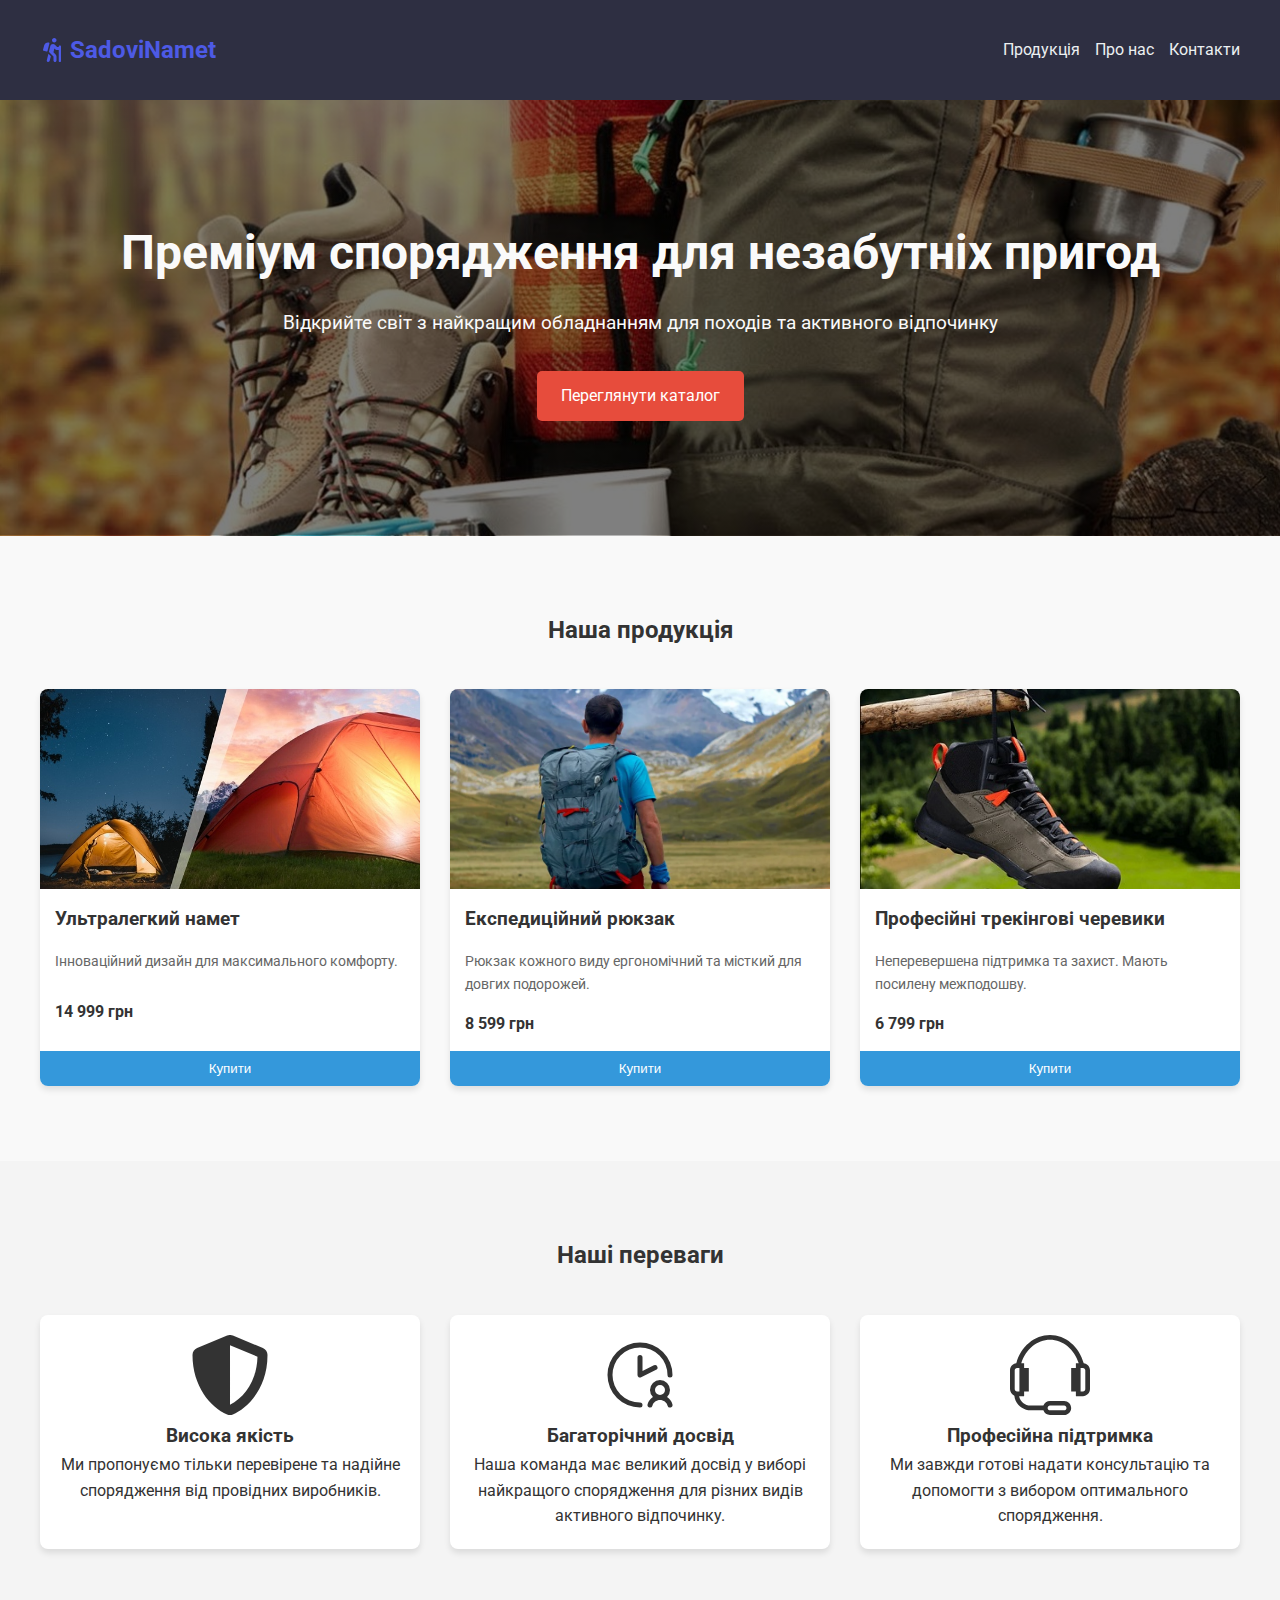
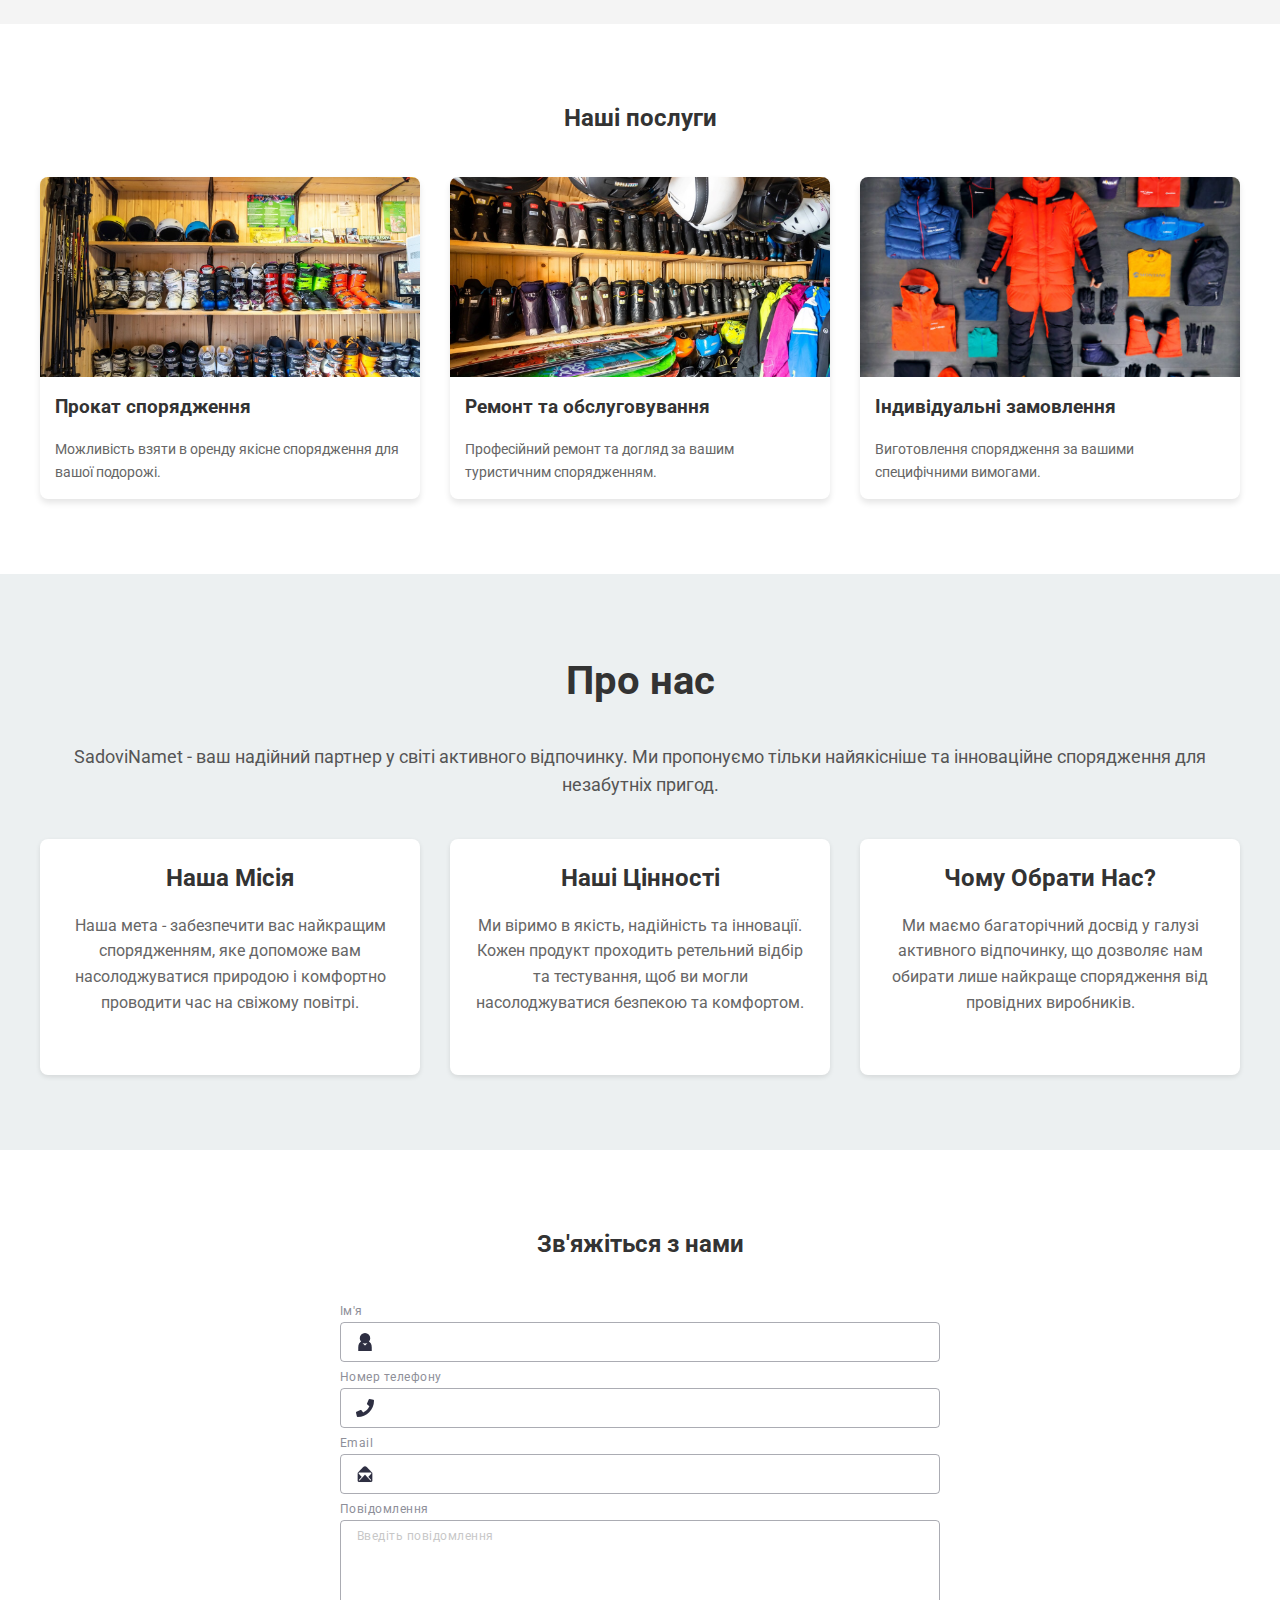
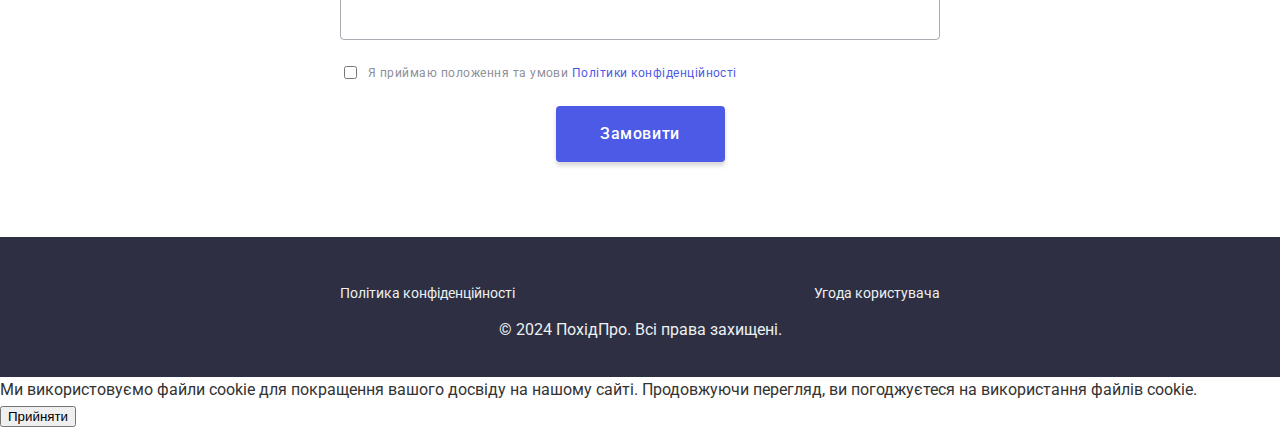
<file: index.html>
<!DOCTYPE html>
<html lang="uk">

<head>
    <meta charset="UTF-8">
    <link rel="icon" type="image/svg+xml" href="./public/icon.svg" />
    <meta name="viewport" content="width=device-width, initial-scale=1.0">
    <meta http-equiv="Cache-control" content="no-transform" />
    <meta http-equiv="Cache-control" content="no-cache" />
    <meta name="google" content="nopagereadaloud" />
    <title>Преміум спорядження для походів та активного відпочинку</title>
    <link rel="preconnect" href="https://fonts.googleapis.com">
    <link rel="preconnect" href="https://fonts.gstatic.com" crossorigin>
    <link
        href="https://fonts.googleapis.com/css2?family=Roboto:ital,wght@0,100;0,300;0,400;0,500;0,700;0,900;1,100;1,300;1,400;1,500;1,700;1,900&display=swap"
        rel="stylesheet">
    <link rel="stylesheet" href="./styles.css" />
</head>

<body>
    <header class="main-header">
        <div class="container">
            <nav class="main-nav">
                <a href="index.html" class="logo">
                    <svg stroke="currentColor" fill="currentColor" stroke-width="0" viewBox="0 0 384 512" height="24px"
                        width="24px" xmlns="http://www.w3.org/2000/svg">
                        <path
                            d="M80.95 472.23c-4.28 17.16 6.14 34.53 23.28 38.81 2.61.66 5.22.95 7.8.95 14.33 0 27.37-9.7 31.02-24.23l25.24-100.97-52.78-52.78-34.56 138.22zm14.89-196.12L137 117c2.19-8.42-3.14-16.95-11.92-19.06-43.88-10.52-88.35 15.07-99.32 57.17L.49 253.24c-2.19 8.42 3.14 16.95 11.92 19.06l63.56 15.25c8.79 2.1 17.68-3.02 19.87-11.44zM368 160h-16c-8.84 0-16 7.16-16 16v16h-34.75l-46.78-46.78C243.38 134.11 228.61 128 212.91 128c-27.02 0-50.47 18.3-57.03 44.52l-26.92 107.72a32.012 32.012 0 0 0 8.42 30.39L224 397.25V480c0 17.67 14.33 32 32 32s32-14.33 32-32v-82.75c0-17.09-6.66-33.16-18.75-45.25l-46.82-46.82c.15-.5.49-.89.62-1.41l19.89-79.57 22.43 22.43c6 6 14.14 9.38 22.62 9.38h48v240c0 8.84 7.16 16 16 16h16c8.84 0 16-7.16 16-16V176c.01-8.84-7.15-16-15.99-16zM240 96c26.51 0 48-21.49 48-48S266.51 0 240 0s-48 21.49-48 48 21.49 48 48 48z">
                        </path>
                    </svg>
                    <p>SadoviNamet</p>
                </a>
                <ul class="nav-links">
                    <li><a href="#products">Продукція</a></li>
                    <li><a href="#about">Про нас</a></li>
                    <li><a href="#contact">Контакти</a></li>
                </ul>
            </nav>
        </div>
    </header>

    <main>
        <section class="hero">
            <div class="container">
                <h1>Преміум спорядження для незабутніх пригод</h1>
                <p>Відкрийте світ з найкращим обладнанням для походів та активного відпочинку</p>
                <a href="#products" class="cta-button">Переглянути каталог</a>
            </div>
        </section>

        <section id="products" class="products">
            <div class="container">
                <h2>Наша продукція</h2>
                <div class="product-grid">
                    <div class="product-card">
                        <img src="./public/premium-nam.jpeg" alt="Преміум намет">
                        <h3>Ультралегкий намет</h3>
                        <p>Інноваційний дизайн для максимального комфорту.</p>
                        <span class="price">14 999 грн</span>
                        <button type="button" class="buy-button">Купити</button>
                    </div>
                    <div class="product-card">
                        <img src="./public/bag.webp" alt="Туристичний рюкзак">
                        <h3>Експедиційний рюкзак</h3>
                        <p>Рюкзак кожного виду ергономічний та місткий для довгих подорожей.</p>
                        <span class="price">8 599 грн</span>
                        <button type="button" class="buy-button">Купити</button>
                    </div>
                    <div class="product-card">
                        <img src="./public/boots.png" alt="Трекінгові черевики">
                        <h3>Професійні трекінгові черевики</h3>
                        <p>Неперевершена підтримка та захист. Мають посилену межподошву.</p>
                        <span class="price">6 799 грн</span>
                        <button type="button" class="buy-button">Купити</button>
                    </div>
                </div>
            </div>
        </section>

        <section id="advantages" class="advantages">
            <div class="container">
                <h2>Наші переваги</h2>
                <div class="advantages-grid">
                    <div class="advantage-item">
                        <svg stroke="currentColor" fill="currentColor" stroke-width="0" viewBox="0 0 512 512"
                            height="80px" width="80px" xmlns="http://www.w3.org/2000/svg">
                            <path
                                d="M466.5 83.7l-192-80a48.15 48.15 0 0 0-36.9 0l-192 80C27.7 91.1 16 108.6 16 128c0 198.5 114.5 335.7 221.5 380.3 11.8 4.9 25.1 4.9 36.9 0C360.1 472.6 496 349.3 496 128c0-19.4-11.7-36.9-29.5-44.3zM256.1 446.3l-.1-381 175.9 73.3c-3.3 151.4-82.1 261.1-175.8 307.7z">
                            </path>
                        </svg>
                        <h3>Висока якість</h3>
                        <p>Ми пропонуємо тільки перевірене та надійне спорядження від провідних виробників.</p>
                    </div>
                    <div class="advantage-item">
                        <svg stroke="currentColor" fill="currentColor" stroke-width="0" viewBox="0 0 256 256"
                            height="80px" width="80px" xmlns="http://www.w3.org/2000/svg">
                            <path
                                d="M136,72v43.05l36.42-18.21a8,8,0,0,1,7.16,14.31l-48,24A8,8,0,0,1,120,128V72a8,8,0,0,1,16,0Zm-8,144a88,88,0,1,1,88-88,8,8,0,0,0,16,0A104,104,0,1,0,128,232a8,8,0,0,0,0-16Zm103.73,5.94a8,8,0,1,1-15.46,4.11C213.44,215.42,203.46,208,192,208s-21.44,7.42-24.27,18.05A8,8,0,0,1,160,232a8.15,8.15,0,0,1-2.06-.27,8,8,0,0,1-5.67-9.79,40,40,0,0,1,17.11-23.32,32,32,0,1,1,45.23,0A40,40,0,0,1,231.73,221.94ZM176,176a16,16,0,1,0,16-16A16,16,0,0,0,176,176Z">
                            </path>
                        </svg>
                        <h3>Багаторічний досвід</h3>
                        <p>Наша команда має великий досвід у виборі найкращого спорядження для різних видів активного
                            відпочинку.</p>
                    </div>
                    <div class="advantage-item">
                        <svg stroke="currentColor" fill="currentColor" stroke-width="0" version="1.1"
                            viewBox="0 0 17 17" height="80px" width="80px" xmlns="http://www.w3.org/2000/svg">
                            <g></g>
                            <path
                                d="M15.668 6.017c-0.957-3.557-3.863-6.017-7.168-6.017-3.295 0-6.212 2.464-7.168 6.017-0.747 0.082-1.332 0.712-1.332 1.483v4c0 0.625 0.382 1.16 0.924 1.385 0.194 1.747 1.663 3.115 3.461 3.115h2.707c0.207 0.581 0.757 1 1.408 1h3c0.827 0 1.5-0.673 1.5-1.5s-0.673-1.5-1.5-1.5h-3c-0.651 0-1.201 0.419-1.408 1h-2.707c-1.208 0-2.217-0.86-2.449-2h1.064v-1h1v-5h-1v-1h-0.606c0.913-2.961 3.352-5 6.106-5 2.762 0 5.193 2.037 6.106 5h-0.606v1h-1v5h1v1h1.506c0.824 0 1.494-0.673 1.494-1.5v-4c0-0.771-0.585-1.401-1.332-1.483zM8.5 15h3c0.275 0 0.5 0.224 0.5 0.5s-0.225 0.5-0.5 0.5h-3c-0.275 0-0.5-0.224-0.5-0.5s0.225-0.5 0.5-0.5zM2 12h-0.506c-0.272 0-0.494-0.224-0.494-0.5v-4c0-0.276 0.222-0.5 0.494-0.5h0.506v5zM16 11.5c0 0.276-0.222 0.5-0.494 0.5h-0.506v-5h0.506c0.272 0 0.494 0.224 0.494 0.5v4z">
                            </path>
                        </svg>
                        <h3>Професійна підтримка</h3>
                        <p>Ми завжди готові надати консультацію та допомогти з вибором оптимального спорядження.</p>
                    </div>
                </div>
            </div>
        </section>

        <section id="services" class="services">
            <div class="container">
                <h2>Наші послуги</h2>
                <div class="services-grid">
                    <div class="service-card">
                        <img src="./public/procat.jpg" alt="Прокат спорядження">
                        <h3>Прокат спорядження</h3>
                        <p>Можливість взяти в оренду якісне спорядження для вашої подорожі.</p>
                    </div>
                    <div class="service-card">
                        <img src="./public/repair.jpg" alt="Ремонт та обслуговування">
                        <h3>Ремонт та обслуговування</h3>
                        <p>Професійний ремонт та догляд за вашим туристичним спорядженням.</p>
                    </div>
                    <div class="service-card">
                        <img src="./public/craft.jpeg" alt="Індивідуальні замовлення">
                        <h3>Індивідуальні замовлення</h3>
                        <p>Виготовлення спорядження за вашими специфічними вимогами.</p>
                    </div>
                </div>
            </div>
        </section>

        <section id="about" class="about">
            <div class="container">
                <h2>Про нас</h2>
                <p>SadoviNamet - ваш надійний партнер у світі активного відпочинку. Ми пропонуємо тільки найякісніше та
                    інноваційне спорядження для незабутніх пригод.</p>
                <div class="about-details">
                    <div class="about-item">
                        <h3>Наша Місія</h3>
                        <p>Наша мета - забезпечити вас найкращим спорядженням, яке допоможе вам насолоджуватися природою
                            і комфортно проводити час на свіжому повітрі.</p>
                    </div>
                    <div class="about-item">
                        <h3>Наші Цінності</h3>
                        <p>Ми віримо в якість, надійність та інновації. Кожен продукт проходить ретельний відбір та
                            тестування, щоб ви могли насолоджуватися безпекою та комфортом.</p>
                    </div>
                    <div class="about-item">
                        <h3>Чому Обрати Нас?</h3>
                        <p>Ми маємо багаторічний досвід у галузі активного відпочинку, що дозволяє нам обирати лише
                            найкраще спорядження від провідних виробників.</p>
                    </div>
                </div>
            </div>
        </section>


        <section id="contact" class="contact">
            <div class="container">
                <h2>Зв'яжіться з нами</h2>
                <form class="contact-form">
                    <div class="modal-form-container">
                        <label class="modal-form-label-name" for="user-name-form">Ім'я</label>
                        <div class="modal-form-label-name-container">
                            <input required type="text" id="user-name-form" name="user-name-form"
                                class="modal-form-label-input">
                            <svg width="18" height="24" class="modal-form-label-icon" xmlns="http://www.w3.org/2000/svg"
                                viewBox="0 0 24 24">
                                <path width="100%" height="100%" stroke-width="2"
                                    d="M16,12 C18.3736719,13.1826446 20,15.6506255 20,19 L20,23 L4,23 L4,19 C4,15.6457258 5.6310898,13.1754259 8,12 M12,13 C15.3137085,13 18,10.3137085 18,7 C18,3.6862915 15.3137085,1 12,1 C8.6862915,1 6,3.6862915 6,7 C6,10.3137085 8.6862915,13 12,13 Z M18,7 C16.5,7 15,7.3599999 13,5 C11,7.3599999 8.5,8 6,7 M7,13 L12.0249378,18.2571942 L17,13 M12,18 L12,23">
                                </path>
                            </svg>
                        </div>
                    </div>
                    <div class="modal-form-container">
                        <label class="modal-form-label-name" for="user-phone-form">Номер телефону</label>
                        <div class="modal-form-label-name-container">
                            <input required type="tel" id="user-phone-form" name="user-phone-form"
                                class="modal-form-label-input">
                            <svg width="18" height="24" class="modal-form-label-icon" xmlns="http://www.w3.org/2000/svg"
                                viewBox="0 0 512 512">
                                <path
                                    d="M493.4 24.6l-104-24c-11.3-2.6-22.9 3.3-27.5 13.9l-48 112c-4.2 9.8-1.4 21.3 6.9 28l60.6 49.6c-36 76.7-98.9 140.5-177.2 177.2l-49.6-60.6c-6.8-8.3-18.2-11.1-28-6.9l-112 48C3.9 366.5-2 378.1.6 389.4l24 104C27.1 504.2 36.7 512 48 512c256.1 0 464-207.5 464-464 0-11.2-7.7-20.9-18.6-23.4z">
                                </path>
                            </svg>
                        </div>
                    </div>
                    <div class="modal-form-container">
                        <label class="modal-form-label-name" for="user-email-form">Email</label>
                        <div class="modal-form-label-name-container">
                            <input required type="email" id="user-email-form" name="user-email-form"
                                class="modal-form-label-input">
                            <svg width="18" height="24" class="modal-form-label-icon" xmlns="http://www.w3.org/2000/svg"
                                viewBox="0 0 512 512">
                                <path stroke-width="2"
                                    d="M453.5 209.8c-4-4-158.3-161.4-158.3-161.4C284.8 37.8 270.9 32 256 32c-14.9 0-28.8 5.8-39.2 16.5 0 0-153.6 156.5-158.3 161.4C53.9 214.7 48 224.7 48 236v212c0 17.6 14.4 32 32 32h352c17.6 0 32-14.4 32-32V235c0-11.7-6.6-21.1-10.5-25.2zm-19.4 42.3L353 336.9c-.8.8-.8 2 0 2.8l75.3 80.2c5.1 5.1 5.1 13.3 0 18.4-2.5 2.5-5.9 3.8-9.2 3.8s-6.7-1.3-9.2-3.8l-151-161.2c-1.6-1.7-4.3-1.7-5.8 0L102.2 438.2c-2.5 2.5-5.9 3.8-9.2 3.8s-6.7-1.3-9.2-3.8c-5.1-5.1-5.1-13.3 0-18.4l75.3-80.2c.7-.8.7-2 0-2.8L77.7 252c-9.7-9.9-2.4-35.8 16.1-35.8h324.4c16.5-.1 25.6 26.1 15.9 35.9z">
                                </path>
                            </svg>
                        </div>
                    </div>
                    <div class="modal-form-container modal-form-container-comment">
                        <label class="modal-form-label-name" for="user-comment-form">Повідомлення
                        </label>
                        <textarea required name="user-comment-form" id="user-comment-form" cols="30" rows="10"
                            placeholder="Введіть повідомлення" class="modal-form-label-area"></textarea>
                    </div>
                    <div class="modal-form-container-checkbox">
                        <input required type="checkbox" id="user-privacy-form" value="true" name="user-privacy"
                            class="visually-hidden">
                        <label for="user-privacy-form" class="modal-form-container-checkbox-label">
                            Я приймаю положення та умови
                            <a href="" class="modal-form-container-checkbox-label-link">Політики конфіденційності</a>
                        </label>
                    </div>
                    <button type="submit" class="modal-form-button">Замовити</button>
                </form>
            </div>
        </section>
    </main>

    <footer class="main-footer">
        <div class="container">
            <ul class="main-footer-list">
                <li class="main-footer-list-item"> <a class="main-footer-list-item-link"
                        href="privacy-policy.html">Політика конфіденційності</a></li>
                <li class="main-footer-list-item"> <a class="main-footer-list-item-link" href="terms-of-use.html">Угода
                        користувача</a></li>
            </ul>
            <p>&copy; 2024 ПохідПро. Всі права захищені.</p>
        </div>
    </footer>

    <div class="modal-container ">
        <div class="modal-container-window">
            <button class="modal-button-close" type="button">
                <svg class="modal-button-close-icon" viewBox="0 0 512 512" xmlns="http://www.w3.org/2000/svg">
                    <path width="100%" height="100%" fill="none" stroke-miterlimit="10" stroke-width="32"
                        d="M448 256c0-106-86-192-192-192S64 150 64 256s86 192 192 192 192-86 192-192z"></path>
                    <path width="100%" height="100%" fill="none" stroke-linecap="round" stroke-linejoin="round"
                        stroke-width="32" d="M320 320 192 192m0 128 128-128"></path>
                </svg>
            </button>
            <p class="modal-text">Для оформлення замовлення, заповніть дані, будь ласка.</p>
            <form class="modal-form">
                <div class="modal-form-container">
                    <label class="modal-form-label-name" for="user-name">Ім'я</label>
                    <div class="modal-form-label-name-container">
                        <input required type="text" id="user-name" name="user-name" class="modal-form-label-input">
                        <svg width="18" height="24" class="modal-form-label-icon" xmlns="http://www.w3.org/2000/svg"
                            viewBox="0 0 24 24">
                            <path width="100%" height="100%" stroke-width="2"
                                d="M16,12 C18.3736719,13.1826446 20,15.6506255 20,19 L20,23 L4,23 L4,19 C4,15.6457258 5.6310898,13.1754259 8,12 M12,13 C15.3137085,13 18,10.3137085 18,7 C18,3.6862915 15.3137085,1 12,1 C8.6862915,1 6,3.6862915 6,7 C6,10.3137085 8.6862915,13 12,13 Z M18,7 C16.5,7 15,7.3599999 13,5 C11,7.3599999 8.5,8 6,7 M7,13 L12.0249378,18.2571942 L17,13 M12,18 L12,23">
                            </path>
                        </svg>
                    </div>
                </div>
                <div class="modal-form-container">
                    <label class="modal-form-label-name" for="user-phone">Номер телефону</label>
                    <div class="modal-form-label-name-container">
                        <input required type="tel" id="user-phone" name="user-phone" class="modal-form-label-input">
                        <svg width="18" height="24" class="modal-form-label-icon" xmlns="http://www.w3.org/2000/svg"
                            viewBox="0 0 512 512">
                            <path
                                d="M493.4 24.6l-104-24c-11.3-2.6-22.9 3.3-27.5 13.9l-48 112c-4.2 9.8-1.4 21.3 6.9 28l60.6 49.6c-36 76.7-98.9 140.5-177.2 177.2l-49.6-60.6c-6.8-8.3-18.2-11.1-28-6.9l-112 48C3.9 366.5-2 378.1.6 389.4l24 104C27.1 504.2 36.7 512 48 512c256.1 0 464-207.5 464-464 0-11.2-7.7-20.9-18.6-23.4z">
                            </path>
                        </svg>
                    </div>
                </div>
                <div class="modal-form-container">
                    <label class="modal-form-label-name" for="user-email">Email</label>
                    <div class="modal-form-label-name-container">
                        <input required type="email" id="user-email" name="user-email" class="modal-form-label-input">
                        <svg width="18" height="24" class="modal-form-label-icon" xmlns="http://www.w3.org/2000/svg"
                            viewBox="0 0 512 512">
                            <path stroke-width="2"
                                d="M453.5 209.8c-4-4-158.3-161.4-158.3-161.4C284.8 37.8 270.9 32 256 32c-14.9 0-28.8 5.8-39.2 16.5 0 0-153.6 156.5-158.3 161.4C53.9 214.7 48 224.7 48 236v212c0 17.6 14.4 32 32 32h352c17.6 0 32-14.4 32-32V235c0-11.7-6.6-21.1-10.5-25.2zm-19.4 42.3L353 336.9c-.8.8-.8 2 0 2.8l75.3 80.2c5.1 5.1 5.1 13.3 0 18.4-2.5 2.5-5.9 3.8-9.2 3.8s-6.7-1.3-9.2-3.8l-151-161.2c-1.6-1.7-4.3-1.7-5.8 0L102.2 438.2c-2.5 2.5-5.9 3.8-9.2 3.8s-6.7-1.3-9.2-3.8c-5.1-5.1-5.1-13.3 0-18.4l75.3-80.2c.7-.8.7-2 0-2.8L77.7 252c-9.7-9.9-2.4-35.8 16.1-35.8h324.4c16.5-.1 25.6 26.1 15.9 35.9z">
                            </path>
                        </svg>
                    </div>
                </div>
                <div class="modal-form-container modal-form-container-comment">
                    <label class="modal-form-label-name" for="user-comment">Повідомлення
                    </label>
                    <textarea required name="user-comment" id="user-comment" cols="30" rows="10"
                        placeholder="Введіть повідомлення" class="modal-form-label-area"></textarea>
                </div>
                <div class="modal-form-container-checkbox">
                    <input required type="checkbox" id="user-privacy-modal" value="true" name="user-privacy"
                        class="visually-hidden">
                    <label for="user-privacy-modal" class="modal-form-container-checkbox-label">
                        Я приймаю положення та умови
                        <a href="" class="modal-form-container-checkbox-label-link">Політики конфіденційності</a>
                    </label>
                </div>
                <button type="submit" class="modal-form-button">Замовити</button>
            </form>
        </div>
    </div>

    <div class="modal-container-green">
        <div class="modal-container-window-green">
            <button class="modal-button-close status-close" type="button">
                <svg class="modal-button-close-icon" viewBox="0 0 512 512" xmlns="http://www.w3.org/2000/svg">
                    <path width="100%" height="100%" fill="none" stroke-miterlimit="10" stroke-width="32"
                        d="M448 256c0-106-86-192-192-192S64 150 64 256s86 192 192 192 192-86 192-192z"></path>
                    <path width="100%" height="100%" fill="none" stroke-linecap="round" stroke-linejoin="round"
                        stroke-width="32" d="M320 320 192 192m0 128 128-128"></path>
                </svg>
            </button>
            <h3 class="modal-container-window-status-text">Дякую за замовлення!</h3>
        </div>
    </div>

    <div id="cookie-notice" class="cookie-notice">
        <p>Ми використовуємо файли cookie для покращення вашого досвіду на нашому сайті. Продовжуючи перегляд, ви
            погоджуєтеся на використання файлів cookie.</p>
        <button id="accept-cookies" class="accept-cookies">Прийняти</button>
    </div>

    <script src="./main.js"></script>

</body>

</html>
</file>
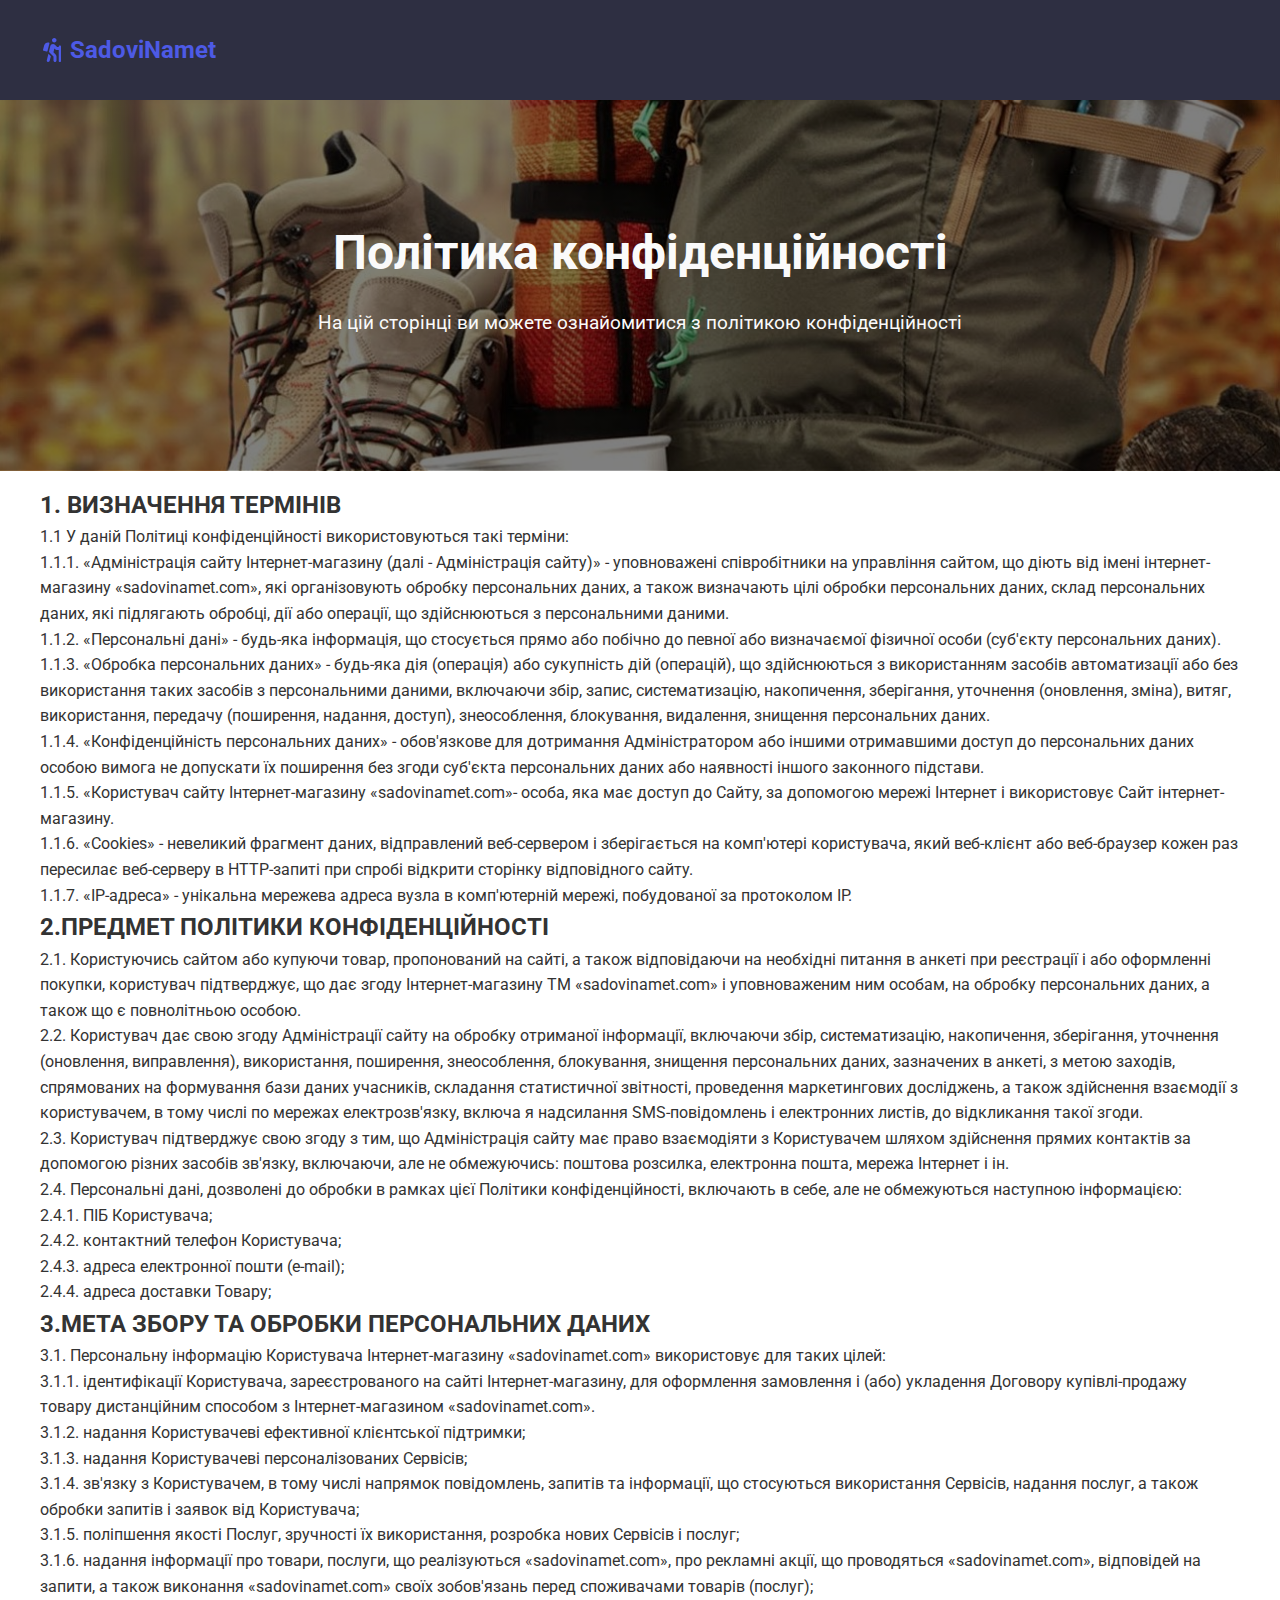
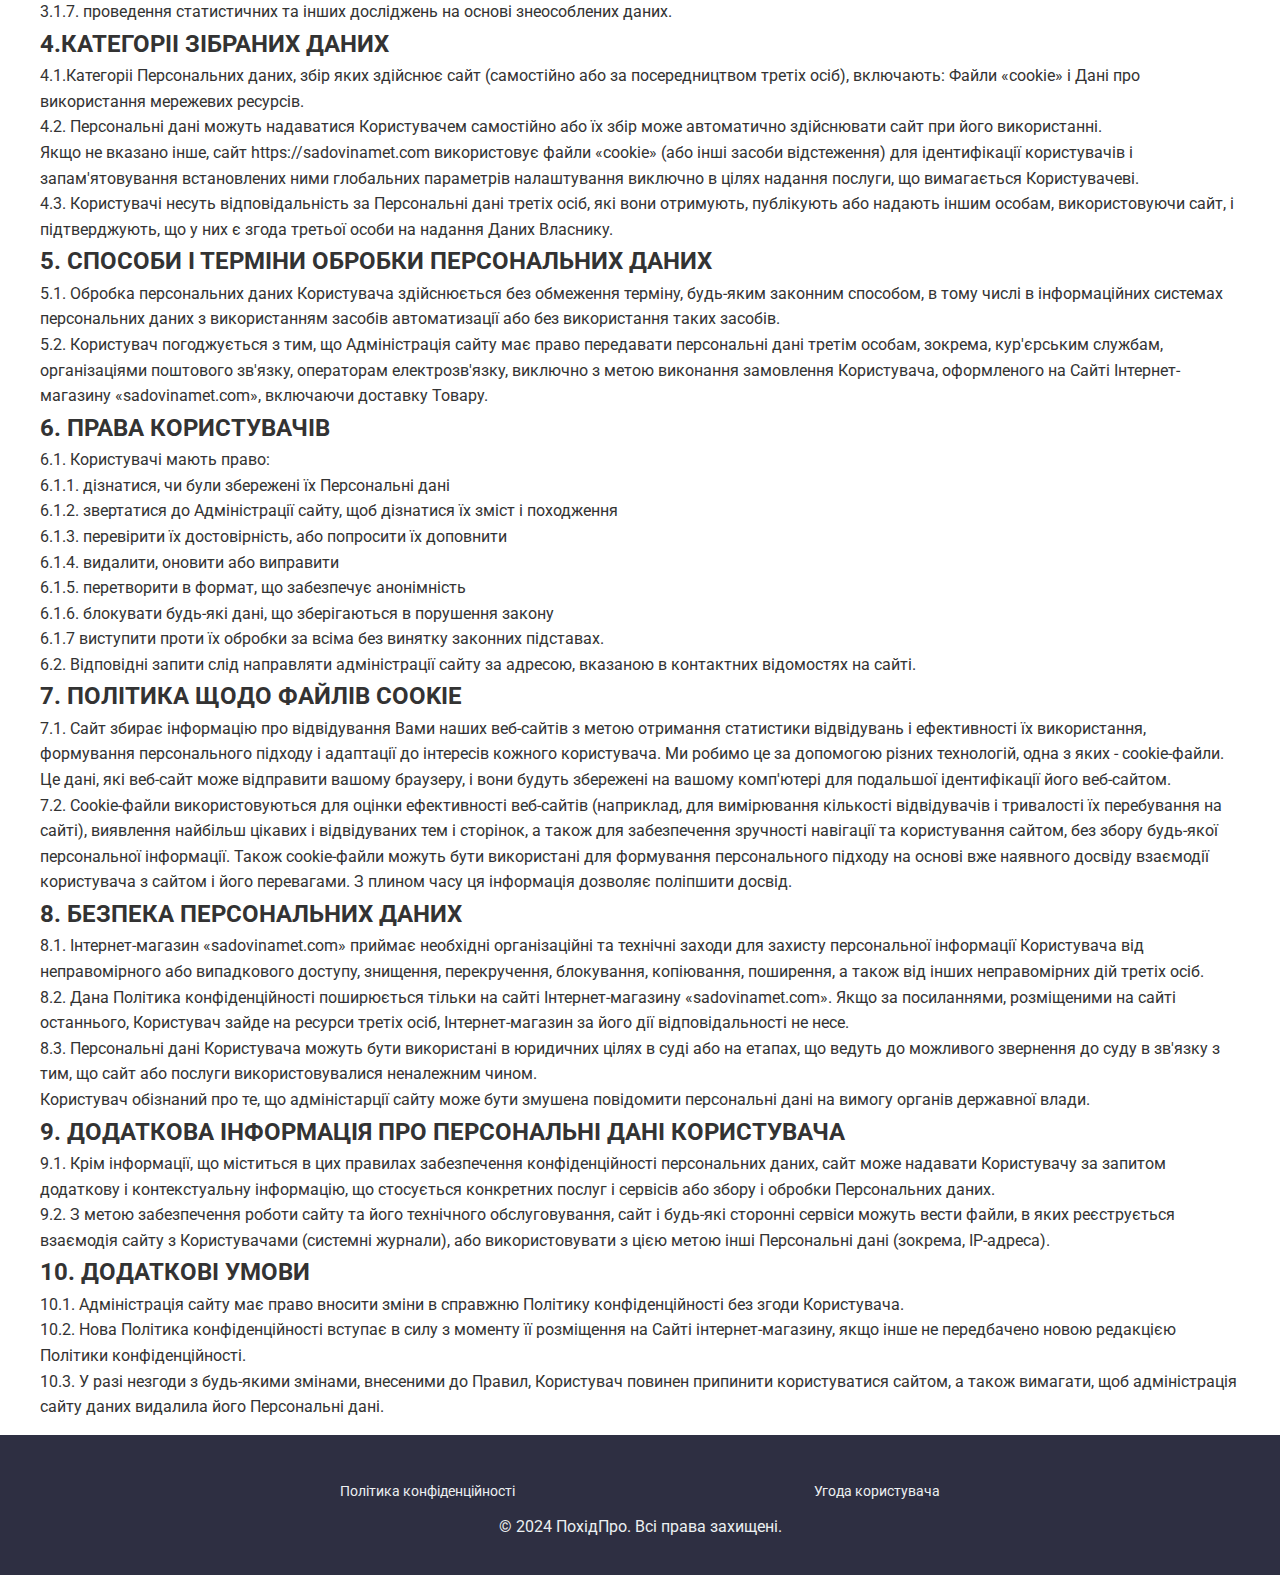
<file: privacy-policy.html>
<!DOCTYPE html>
<html lang="uk">

<head>
	<meta charset="UTF-8">
	<link rel="icon" type="image/svg+xml" href="./public/icon.svg" />
	<meta name="viewport" content="width=device-width, initial-scale=1.0">
	<meta http-equiv="Cache-control" content="no-transform" />
	<meta http-equiv="Cache-control" content="no-cache" />
	<meta name="google" content="nopagereadaloud" />
	<title>Преміум спорядження для походів та активного відпочинку</title>
	<link rel="preconnect" href="https://fonts.googleapis.com">
	<link rel="preconnect" href="https://fonts.gstatic.com" crossorigin>
	<link
		href="https://fonts.googleapis.com/css2?family=Roboto:ital,wght@0,100;0,300;0,400;0,500;0,700;0,900;1,100;1,300;1,400;1,500;1,700;1,900&display=swap"
		rel="stylesheet">
	<link rel="stylesheet" href="./styles.css" />
</head>

<body>
	<header class="main-header">
		<div class="container">
			<nav class="main-nav">
				<a href="index.html" class="logo">
					<svg stroke="currentColor" fill="currentColor" stroke-width="0" viewBox="0 0 384 512" height="24px"
						width="24px" xmlns="http://www.w3.org/2000/svg">
						<path
							d="M80.95 472.23c-4.28 17.16 6.14 34.53 23.28 38.81 2.61.66 5.22.95 7.8.95 14.33 0 27.37-9.7 31.02-24.23l25.24-100.97-52.78-52.78-34.56 138.22zm14.89-196.12L137 117c2.19-8.42-3.14-16.95-11.92-19.06-43.88-10.52-88.35 15.07-99.32 57.17L.49 253.24c-2.19 8.42 3.14 16.95 11.92 19.06l63.56 15.25c8.79 2.1 17.68-3.02 19.87-11.44zM368 160h-16c-8.84 0-16 7.16-16 16v16h-34.75l-46.78-46.78C243.38 134.11 228.61 128 212.91 128c-27.02 0-50.47 18.3-57.03 44.52l-26.92 107.72a32.012 32.012 0 0 0 8.42 30.39L224 397.25V480c0 17.67 14.33 32 32 32s32-14.33 32-32v-82.75c0-17.09-6.66-33.16-18.75-45.25l-46.82-46.82c.15-.5.49-.89.62-1.41l19.89-79.57 22.43 22.43c6 6 14.14 9.38 22.62 9.38h48v240c0 8.84 7.16 16 16 16h16c8.84 0 16-7.16 16-16V176c.01-8.84-7.15-16-15.99-16zM240 96c26.51 0 48-21.49 48-48S266.51 0 240 0s-48 21.49-48 48 21.49 48 48 48z">
						</path>
					</svg>
					<p>SadoviNamet</p>
				</a>
			</nav>
		</div>

	</header>

	<main>

		<section class="hero">
			<div class="container">
				<h1>Політика конфіденційності</h1>
				<p>На цій сторінці ви можете ознайомитися з політикою конфіденційності
				</p>
			</div>
		</section>

		<section>
			<div class="container">
				<h2>1. ВИЗНАЧЕННЯ ТЕРМІНІВ</h2>

				<p>1.1 У даній Політиці конфіденційності використовуються такі терміни:</p>

				<p>1.1.1. «Адміністрація сайту Інтернет-магазину (далі - Адміністрація сайту)» - уповноважені
					співробітники
					на управління сайтом, що діють від імені інтернет-магазину «sadovinamet.com», які
					організовують обробку персональних даних, а також визначають цілі обробки персональних даних, склад
					персональних даних, які підлягають обробці, дії або операції, що здійснюються з персональними
					даними.
				</p>

				<p>1.1.2. «Персональні дані» - будь-яка інформація, що стосується прямо або побічно до певної або
					визначаємої фізичної особи (суб'єкту персональних даних).</p>

				<p>1.1.3. «Обробка персональних даних» - будь-яка дія (операція) або сукупність дій (операцій), що
					здійснюються з використанням засобів автоматизації або без використання таких засобів з
					персональними
					даними, включаючи збір, запис, систематизацію, накопичення, зберігання, уточнення (оновлення,
					зміна),
					витяг, використання, передачу (поширення, надання, доступ), знеособлення, блокування, видалення,
					знищення персональних даних.</p>

				<p>1.1.4. «Конфіденційність персональних даних» - обов'язкове для дотримання Адміністратором або іншими
					отримавшими доступ до персональних даних особою вимога не допускати їх поширення без згоди суб'єкта
					персональних даних або наявності іншого законного підстави.</p>

				<p>1.1.5. «Користувач сайту Інтернет-магазину «sadovinamet.com»- особа, яка має
					доступ до Сайту, за допомогою мережі Інтернет і використовує Сайт інтернет-магазину.</p>

				<p>1.1.6. «Cookies» - невеликий фрагмент даних, відправлений веб-сервером і зберігається на комп'ютері
					користувача, який веб-клієнт або веб-браузер кожен раз пересилає веб-серверу в HTTP-запиті при
					спробі
					відкрити сторінку відповідного сайту.</p>

				<p>1.1.7. «IP-адреса» - унікальна мережева адреса вузла в комп'ютерній мережі, побудованої за протоколом
					IP.
				</p>

				<h2>2.ПРЕДМЕТ ПОЛІТИКИ КОНФІДЕНЦІЙНОСТІ</h2>

				<p>2.1. Користуючись сайтом або купуючи товар, пропонований на сайті, а також відповідаючи на необхідні
					питання в анкеті при реєстрації і або оформленні покупки, користувач підтверджує, що дає згоду
					Інтернет-магазину ТМ «sadovinamet.com» і уповноваженим ним особам, на обробку
					персональних даних, а також що є повнолітньою особою.</p>

				<p>2.2. Користувач дає свою згоду Адміністрації сайту на обробку отриманої інформації, включаючи збір,
					систематизацію, накопичення, зберігання, уточнення (оновлення, виправлення), використання,
					поширення,
					знеособлення, блокування, знищення персональних даних, зазначених в анкеті, з метою заходів,
					спрямованих
					на формування бази даних учасників, складання статистичної звітності, проведення маркетингових
					досліджень, а також здійснення взаємодії з користувачем, в тому числі по мережах електрозв'язку,
					включа
					я надсилання SMS-повідомлень і електронних листів, до відкликання такої згоди.</p>

				<p>2.3. Користувач підтверджує свою згоду з тим, що Адміністрація сайту має право взаємодіяти з
					Користувачем
					шляхом здійснення прямих контактів за допомогою різних засобів зв'язку, включаючи, але не
					обмежуючись:
					поштова розсилка, електронна пошта, мережа Інтернет і ін.</p>

				<p>2.4. Персональні дані, дозволені до обробки в рамках цієї Політики конфіденційності, включають в
					себе,
					але не обмежуються наступною інформацією:</p>

				<p>2.4.1. ПІБ Користувача;</p>

				<p>2.4.2. контактний телефон Користувача;</p>

				<p>2.4.3. адреса електронної пошти (e-mail);</p>

				<p>2.4.4. адреса доставки Товару;</p>

				<h2>3.МЕТА ЗБОРУ ТА ОБРОБКИ ПЕРСОНАЛЬНИХ ДАНИХ</h2>

				<p>3.1. Персональну інформацію Користувача Інтернет-магазину «sadovinamet.com»
					використовує для таких цілей:</p>

				<p>3.1.1. ідентифікації Користувача, зареєстрованого на сайті Інтернет-магазину, для оформлення
					замовлення і
					(або) укладення Договору купівлі-продажу товару дистанційним способом з Інтернет-магазином
					«sadovinamet.com».</p>

				<p>3.1.2. надання Користувачеві ефективної клієнтської підтримки;</p>

				<p>3.1.3. надання Користувачеві персоналізованих Сервісів;</p>

				<p>3.1.4. зв'язку з Користувачем, в тому числі напрямок повідомлень, запитів та інформації, що
					стосуються
					використання Сервісів, надання послуг, а також обробки запитів і заявок від Користувача;</p>

				<p>3.1.5. поліпшення якості Послуг, зручності їх використання, розробка нових Сервісів і послуг;</p>

				<p>3.1.6. надання інформації про товари, послуги, що реалізуються «sadovinamet.com»,
					про рекламні акції, що проводяться «sadovinamet.com», відповідей на запити, а
					також виконання «sadovinamet.com» своїх зобов'язань перед споживачами товарів
					(послуг);</p>

				<p>3.1.7. проведення статистичних та інших досліджень на основі знеособлених даних.</p>

				<h2>4.КАТЕГОРІІ ЗІБРАНИХ ДАНИХ</h2>

				<p>4.1.Категоріі Персональних даних, збір яких здійснює сайт (самостійно або за посередництвом третіх
					осіб),
					включають: Файли «cookie» і Дані про використання мережевих ресурсів.</p>

				<p>4.2. Персональні дані можуть надаватися Користувачем самостійно або їх збір може автоматично
					здійснювати
					сайт при його використанні.</p>

				<p>Якщо не вказано інше, сайт https://sadovinamet.com використовує файли «cookie»
					(або інші засоби відстеження) для ідентифікації користувачів і запам'ятовування встановлених ними
					глобальних параметрів налаштування виключно в цілях надання послуги, що вимагається Користувачеві.
				</p>

				<p>4.3. Користувачі несуть відповідальність за Персональні дані третіх осіб, які вони отримують,
					публікують
					або надають іншим особам, використовуючи сайт, і підтверджують, що у них є згода третьої особи на
					надання Даних Власнику.</p>

				<h2>5. СПОСОБИ І ТЕРМІНИ ОБРОБКИ ПЕРСОНАЛЬНИХ ДАНИХ</h2>

				<p>5.1. Обробка персональних даних Користувача здійснюється без обмеження терміну, будь-яким законним
					способом, в тому числі в інформаційних системах персональних даних з використанням засобів
					автоматизації
					або без використання таких засобів.</p>

				<p>5.2. Користувач погоджується з тим, що Адміністрація сайту має право передавати персональні дані
					третім
					особам, зокрема, кур'єрським службам, організаціями поштового зв'язку, операторам електрозв'язку,
					виключно з метою виконання замовлення Користувача, оформленого на Сайті Інтернет-магазину
					«sadovinamet.com», включаючи доставку Товару.</p>


				<h2>6. ПРАВА КОРИСТУВАЧІВ</h2>

				<p>6.1. Користувачі мають право:</p>

				<p>6.1.1. дізнатися, чи були збережені їх Персональні дані</p>

				<p>6.1.2. звертатися до Адміністрації сайту, щоб дізнатися їх зміст і походження</p>

				<p>6.1.3. перевірити їх достовірність, або попросити їх доповнити</p>

				<p>6.1.4. видалити, оновити або виправити</p>

				<p>6.1.5. перетворити в формат, що забезпечує анонімність</p>

				<p>6.1.6. блокувати будь-які дані, що зберігаються в порушення закону</p>

				<p>6.1.7 виступити проти їх обробки за всіма без винятку законних підставах.</p>

				<p>6.2. Відповідні запити слід направляти адміністрації сайту за адресою, вказаною в контактних
					відомостях
					на сайті.</p>

				<h2>7. ПОЛІТИКА ЩОДО ФАЙЛІВ COOKIE</h2>

				<p>7.1. Сайт збирає інформацію про відвідування Вами наших веб-сайтів з метою отримання статистики
					відвідувань і ефективності їх використання, формування персонального підходу і адаптації до
					інтересів
					кожного користувача. Ми робимо це за допомогою різних технологій, одна з яких - cookie-файли. Це
					дані,
					які веб-сайт може відправити вашому браузеру, і вони будуть збережені на вашому комп'ютері для
					подальшої
					ідентифікації його веб-сайтом.</p>

				<p>7.2. Cookie-файли використовуються для оцінки ефективності веб-сайтів (наприклад, для вимірювання
					кількості відвідувачів і тривалості їх перебування на сайті), виявлення найбільш цікавих і
					відвідуваних
					тем і сторінок, а також для забезпечення зручності навігації та користування сайтом, без збору
					будь-якої
					персональної інформації. Також cookie-файли можуть бути використані для формування персонального
					підходу
					на основі вже наявного досвіду взаємодії користувача з сайтом і його перевагами. З плином часу ця
					інформація дозволяє поліпшити досвід.</p>

				<h2>8. БЕЗПЕКА ПЕРСОНАЛЬНИХ ДАНИХ</h2>

				<p>8.1. Інтернет-магазин «sadovinamet.com» приймає необхідні організаційні та
					технічні заходи для захисту персональної інформації Користувача від неправомірного або випадкового
					доступу, знищення, перекручення, блокування, копіювання, поширення, а також від інших неправомірних
					дій
					третіх осіб.</p>

				<p>8.2. Дана Політика конфіденційності поширюється тільки на сайті Інтернет-магазину
					«sadovinamet.com». Якщо за посиланнями, розміщеними на сайті останнього,
					Користувач зайде на ресурси третіх осіб, Інтернет-магазин за його дії відповідальності не несе.</p>

				<p>8.3. Персональні дані Користувача можуть бути використані в юридичних цілях в суді або на етапах, що
					ведуть до можливого звернення до суду в зв'язку з тим, що сайт або послуги використовувалися
					неналежним
					чином.</p>

				<p>Користувач обізнаний про те, що адміністарції сайту може бути змушена повідомити персональні дані на
					вимогу органів державної влади.</p>


				<h2>9. ДОДАТКОВА ІНФОРМАЦІЯ ПРО ПЕРСОНАЛЬНІ ДАНІ КОРИСТУВАЧА</h2>

				<p>9.1. Крім інформації, що міститься в цих правилах забезпечення конфіденційності персональних даних,
					сайт
					може надавати Користувачу за запитом додаткову і контекстуальну інформацію, що стосується конкретних
					послуг і сервісів або збору і обробки Персональних даних.</p>

				<p>9.2. З метою забезпечення роботи сайту та його технічного обслуговування, сайт і будь-які сторонні
					сервіси можуть вести файли, в яких реєструється взаємодія сайту з Користувачами (системні журнали),
					або
					використовувати з цією метою інші Персональні дані (зокрема, IP-адреса).</p>

				<h2>10. ДОДАТКОВІ УМОВИ</h2>
				<p>10.1. Адміністрація сайту має право вносити зміни в справжню Політику конфіденційності без згоди
					Користувача.</p>
				<p>10.2. Нова Політика конфіденційності вступає в силу з моменту її розміщення на Сайті
					інтернет-магазину,
					якщо інше не передбачено новою редакцією Політики конфіденційності.</p>
				<p>10.3. У разі незгоди з будь-якими змінами, внесеними до Правил, Користувач повинен припинити
					користуватися сайтом, а також вимагати, щоб адміністрація сайту даних видалила його Персональні
					дані.
				</p>

			</div>
		</section>

	</main>

	<footer class="main-footer">
		<div class="container">
			<ul class="main-footer-list">
				<li class="main-footer-list-item"> <a class="main-footer-list-item-link"
						href="privacy-policy.html">Політика конфіденційності</a></li>
				<li class="main-footer-list-item"> <a class="main-footer-list-item-link" href="terms-of-use.html">Угода
						користувача</a></li>
			</ul>
			<p>&copy; 2024 ПохідПро. Всі права захищені.</p>
		</div>
	</footer>

</body>

</html>
</file>
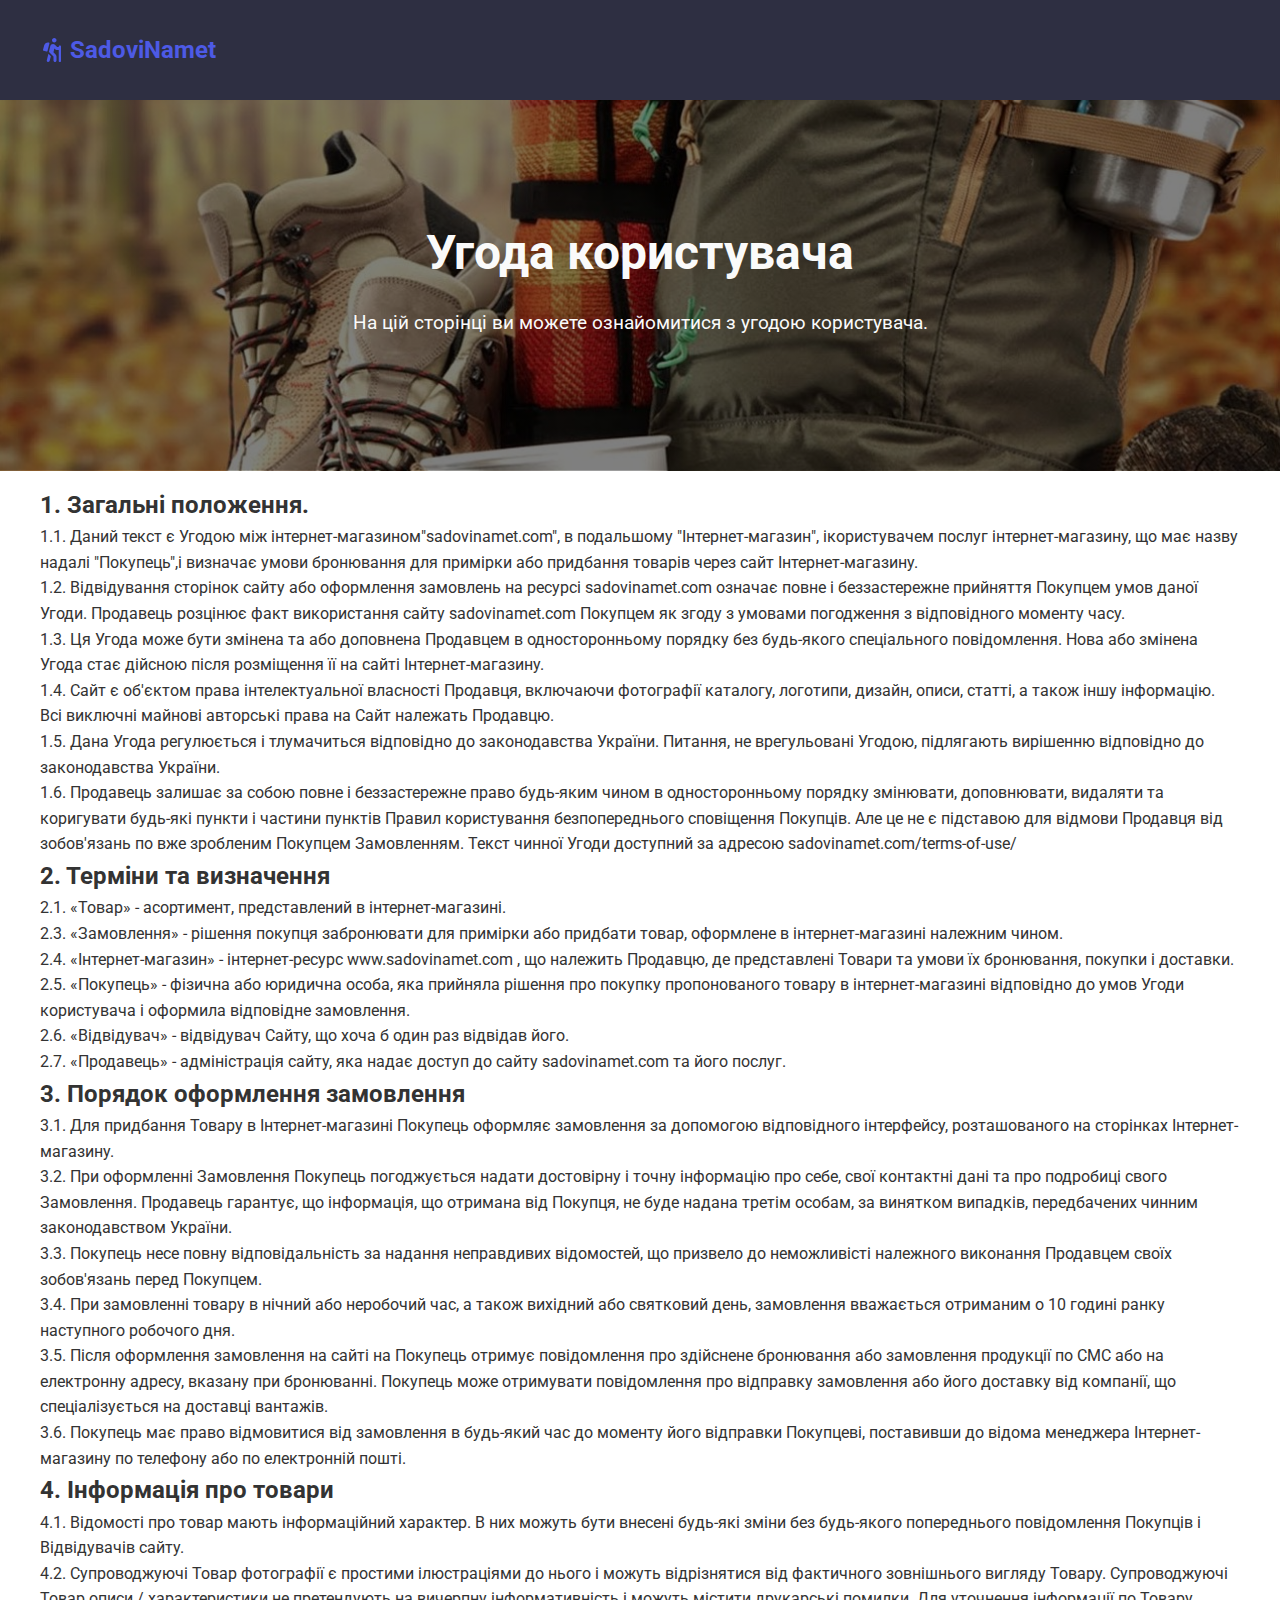
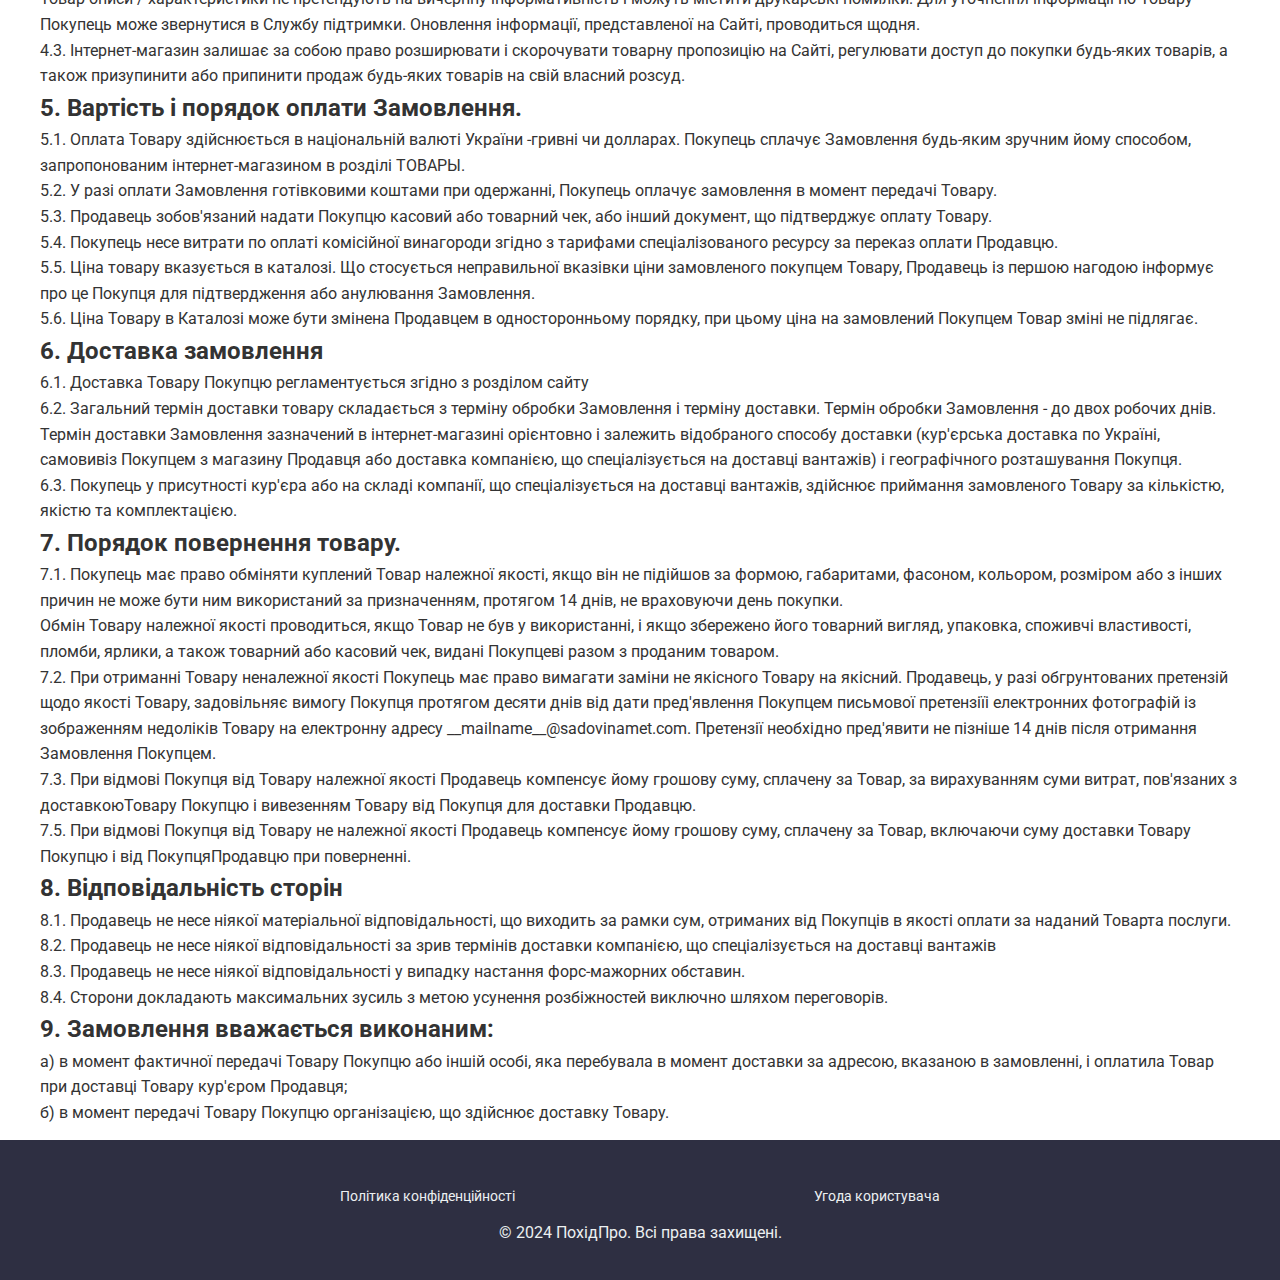
<file: terms-of-use.html>
<!DOCTYPE html>
<html lang="uk">

<head>
	<meta charset="UTF-8">
	<link rel="icon" type="image/svg+xml" href="./public/icon.svg" />
	<meta name="viewport" content="width=device-width, initial-scale=1.0">
	<meta http-equiv="Cache-control" content="no-transform" />
	<meta http-equiv="Cache-control" content="no-cache" />
	<meta name="google" content="nopagereadaloud" />
	<title>Преміум спорядження для походів та активного відпочинку</title>
	<link rel="preconnect" href="https://fonts.googleapis.com">
	<link rel="preconnect" href="https://fonts.gstatic.com" crossorigin>
	<link
		href="https://fonts.googleapis.com/css2?family=Roboto:ital,wght@0,100;0,300;0,400;0,500;0,700;0,900;1,100;1,300;1,400;1,500;1,700;1,900&display=swap"
		rel="stylesheet">
	<link rel="stylesheet" href="./styles.css" />
</head>

<body>
	<header class="main-header">
		<div class="container">
			<nav class="main-nav">
				<a href="index.html" class="logo">
					<svg stroke="currentColor" fill="currentColor" stroke-width="0" viewBox="0 0 384 512" height="24px"
						width="24px" xmlns="http://www.w3.org/2000/svg">
						<path
							d="M80.95 472.23c-4.28 17.16 6.14 34.53 23.28 38.81 2.61.66 5.22.95 7.8.95 14.33 0 27.37-9.7 31.02-24.23l25.24-100.97-52.78-52.78-34.56 138.22zm14.89-196.12L137 117c2.19-8.42-3.14-16.95-11.92-19.06-43.88-10.52-88.35 15.07-99.32 57.17L.49 253.24c-2.19 8.42 3.14 16.95 11.92 19.06l63.56 15.25c8.79 2.1 17.68-3.02 19.87-11.44zM368 160h-16c-8.84 0-16 7.16-16 16v16h-34.75l-46.78-46.78C243.38 134.11 228.61 128 212.91 128c-27.02 0-50.47 18.3-57.03 44.52l-26.92 107.72a32.012 32.012 0 0 0 8.42 30.39L224 397.25V480c0 17.67 14.33 32 32 32s32-14.33 32-32v-82.75c0-17.09-6.66-33.16-18.75-45.25l-46.82-46.82c.15-.5.49-.89.62-1.41l19.89-79.57 22.43 22.43c6 6 14.14 9.38 22.62 9.38h48v240c0 8.84 7.16 16 16 16h16c8.84 0 16-7.16 16-16V176c.01-8.84-7.15-16-15.99-16zM240 96c26.51 0 48-21.49 48-48S266.51 0 240 0s-48 21.49-48 48 21.49 48 48 48z">
						</path>
					</svg>
					<p>SadoviNamet</p>
				</a>
			</nav>
		</div>

	</header>

	<main>

		<section class="hero">
			<div class="container">
				<h1>Угода користувача
				</h1>
				<p>На цій сторінці ви можете ознайомитися з угодою користувача.
				</p>
			</div>
		</section>

		<section>
			<div class="container">
				<h2>1. Загальні положення.</h2>
				<p>1.1. Даний текст є Угодою між інтернет-магазином"sadovinamet.com", в подальшому
					"Інтернет-магазин", ікористувачем послуг інтернет-магазину, що має назву надалі "Покупець",і
					визначає
					умови бронювання для примірки або придбання товарів через сайт Інтернет-магазину.</p>
				<p>1.2. Відвідування сторінок сайту або оформлення замовлень на ресурсі
					sadovinamet.com означає повне і беззастережне прийняття Покупцем умов даної
					Угоди. Продавець розцінює факт використання сайту sadovinamet.com Покупцем як
					згоду з умовами погодження з відповідного моменту часу.</p>
				<p>1.3. Ця Угода може бути змінена та або доповнена Продавцем в односторонньому порядку без будь-якого
					спеціального повідомлення. Нова або змінена Угода стає дійсною після розміщення її на сайті
					Інтернет-магазину.</p>
				<p>1.4. Сайт є об'єктом права інтелектуальної власності Продавця, включаючи фотографії каталогу,
					логотипи,
					дизайн, описи, статті, а також іншу інформацію. Всі виключні майнові авторські права на Сайт
					належать
					Продавцю.</p>
				<p>1.5. Дана Угода регулюється і тлумачиться відповідно до законодавства України. Питання, не
					врегульовані
					Угодою, підлягають вирішенню відповідно до законодавства України.</p>
				<p>1.6. Продавець залишає за собою повне і беззастережне право будь-яким чином в односторонньому порядку
					змінювати, доповнювати, видаляти та коригувати будь-які пункти і частини пунктів Правил користування
					безпопереднього сповіщення Покупців. Але це не є підставою для відмови Продавця від зобов'язань по
					вже
					зробленим Покупцем Замовленням. Текст чинної Угоди доступний за адресою
					sadovinamet.com/terms-of-use/</p>
				<h2>2. Терміни та визначення</h2>
				<p>2.1. «Товар» - асортимент, представлений в інтернет-магазині.</p>
				<p>2.3. «Замовлення» - рішення покупця забронювати для примірки або придбати товар, оформлене в
					інтернет-магазині належним чином.</p>
				<p>2.4. «Інтернет-магазин» - інтернет-ресурс www.sadovinamet.com , що належить
					Продавцю, де представлені Товари та умови їх бронювання, покупки і доставки.</p>
				<p>2.5. «Покупець» - фізична або юридична особа, яка прийняла рішення про покупку пропонованого товару в
					інтернет-магазині відповідно до умов Угоди користувача і оформила відповідне замовлення.</p>
				<p>2.6. «Відвідувач» - відвідувач Сайту, що хоча б один раз відвідав його.</p>
				<p>2.7. «Продавець» - адміністрація сайту, яка надає доступ до сайту sadovinamet.com та його послуг.</p>
				<h2>3. Порядок оформлення замовлення</h2>
				<p>3.1. Для придбання Товару в Інтернет-магазині Покупець оформляє замовлення за допомогою відповідного
					інтерфейсу, розташованого на сторінках Інтернет-магазину.</p>
				<p>3.2. При оформленні Замовлення Покупець погоджується надати достовірну і точну інформацію про себе,
					свої
					контактні дані та про подробиці свого Замовлення. Продавець гарантує, що інформація, що отримана від
					Покупця, не буде надана третім особам, за винятком випадків, передбачених чинним законодавством
					України.
				</p>
				<p>3.3. Покупець несе повну відповідальність за надання неправдивих відомостей, що призвело до
					неможливісті
					належного виконання Продавцем своїх зобов'язань перед Покупцем.</p>
				<p>3.4. При замовленні товару в нічний або неробочий час, а також вихідний або святковий день,
					замовлення
					вважається отриманим о 10 годині ранку наступного робочого дня.</p>
				<p>3.5. Після оформлення замовлення на сайті на Покупець отримує повідомлення про здійснене бронювання
					або
					замовлення продукції по СМС або на електронну адресу, вказану при бронюванні. Покупець може
					отримувати
					повідомлення про відправку замовлення або його доставку від компанії, що спеціалізується на доставці
					вантажів.</p>
				<p>3.6. Покупець має право відмовитися від замовлення в будь-який час до моменту його відправки
					Покупцеві,
					поставивши до відома менеджера Інтернет-магазину по телефону або по електронній пошті.</p>
				<h2>4. Інформація про товари</h2>
				<p>4.1. Відомості про товар мають інформаційний характер. В них можуть бути внесені будь-які зміни без
					будь-якого попереднього повідомлення Покупців і Відвідувачів сайту.</p>
				<p>4.2. Супроводжуючі Товар фотографії є простими ілюстраціями до нього і можуть відрізнятися від
					фактичного
					зовнішнього вигляду Товару. Супроводжуючі Товар описи / характеристики не претендують на вичерпну
					інформативність і можуть містити друкарські помилки. Для уточнення інформації по Товару Покупець
					може
					звернутися в Службу підтримки. Оновлення інформації, представленої на Сайті, проводиться щодня.</p>
				<p>4.3. Інтернет-магазин залишає за собою право розширювати і скорочувати товарну пропозицію на Сайті,
					регулювати доступ до покупки будь-яких товарів, а також призупинити або припинити продаж будь-яких
					товарів на свій власний розсуд.</p>
				<h2>5. Вартість і порядок оплати Замовлення.</h2>
				<p>5.1. Оплата Товару здійснюється в національній валюті України -гривні чи долларах. Покупець сплачує
					Замовлення будь-яким зручним йому способом, запропонованим інтернет-магазином в розділі ТОВАРЫ.</p>
				<p>5.2. У разі оплати Замовлення готівковими коштами при одержанні, Покупець оплачує замовлення в момент
					передачі Товару.</p>
				<p>5.3. Продавець зобов'язаний надати Покупцю касовий або товарний чек, або інший документ, що
					підтверджує
					оплату Товару.</p>
				<p>5.4. Покупець несе витрати по оплаті комісійної винагороди згідно з тарифами спеціалізованого ресурсу
					за
					переказ оплати Продавцю.</p>
				<p>5.5. Ціна товару вказується в каталозі. Що стосується неправильної вказівки ціни замовленого покупцем
					Товару, Продавець із першою нагодою інформує про це Покупця для підтвердження або анулювання
					Замовлення.
				</p>
				<p>5.6. Ціна Товару в Каталозі може бути змінена Продавцем в односторонньому порядку, при цьому ціна на
					замовлений Покупцем Товар зміні не підлягає.</p>
				<h2>6. Доставка замовлення</h2>
				<p>6.1. Доставка Товару Покупцю регламентується згідно з розділом сайту</p>
				<p>6.2. Загальний термін доставки товару складається з терміну обробки Замовлення і терміну доставки.
					Термін
					обробки Замовлення - до двох робочих днів. Термін доставки Замовлення зазначений в інтернет-магазині
					орієнтовно і залежить відобраного способу доставки (кур'єрська доставка по Україні, самовивіз
					Покупцем з
					магазину Продавця або доставка компанією, що спеціалізується на доставці вантажів) і географічного
					розташування Покупця.</p>
				<p>6.3. Покупець у присутності кур'єра або на складі компанії, що спеціалізується на доставці вантажів,
					здійснює приймання замовленого Товару за кількістю, якістю та комплектацією.</p>
				<h2>7. Порядок повернення товару.</h2>
				<p>7.1. Покупець має право обміняти куплений Товар належної якості, якщо він не підійшов за формою,
					габаритами, фасоном, кольором, розміром або з інших причин не може бути ним використаний за
					призначенням, протягом 14 днів, не враховуючи день покупки.</p>
				<p>Обмін Товару належної якості проводиться, якщо Товар не був у використанні, і якщо збережено його
					товарний вигляд, упаковка, споживчі властивості, пломби, ярлики, а також товарний або касовий чек,
					видані Покупцеві разом з проданим товаром.</p>
				<p>7.2. При отриманні Товару неналежної якості Покупець має право вимагати заміни не якісного Товару на
					якісний. Продавець, у разі обгрунтованих претензій щодо якості Товару, задовільняє вимогу Покупця
					протягом десяти днів від дати пред'явлення Покупцем письмової претензіїі електронних фотографій із
					зображенням недоліків Товару на електронну адресу __mailname__@sadovinamet.com.
					Претензії необхідно пред'явити не пізніше 14 днів після отримання Замовлення Покупцем.</p>
				<p>7.3. При відмові Покупця від Товару належної якості Продавець компенсує йому грошову суму, сплачену
					за
					Товар, за вирахуванням суми витрат, пов'язаних з доставкоюТовару Покупцю і вивезенням Товару від
					Покупця
					для доставки Продавцю.</p>
				<p>7.5. При відмові Покупця від Товару не належної якості Продавець компенсує йому грошову суму,
					сплачену за
					Товар, включаючи суму доставки Товару Покупцю і від ПокупцяПродавцю при поверненні.</p>
				<h2>8. Відповідальність сторін</h2>
				<p>8.1. Продавець не несе ніякої матеріальної відповідальності, що виходить за рамки сум, отриманих від
					Покупців в якості оплати за наданий Товарта послуги.</p>
				<p>8.2. Продавець не несе ніякої відповідальності за зрив термінів доставки компанією, що
					спеціалізується на
					доставці вантажів</p>
				<p>8.3. Продавець не несе ніякої відповідальності у випадку настання форс-мажорних обставин.</p>
				<p>8.4. Сторони докладають максимальних зусиль з метою усунення розбіжностей виключно шляхом
					переговорів.
				</p>
				<h2>9. Замовлення вважається виконаним:</h2>
				<p>а) в момент фактичної передачі Товару Покупцю або іншій особі, яка перебувала в момент доставки за
					адресою, вказаною в замовленні, і оплатила Товар при доставці Товару кур'єром Продавця;</p>
				<p>б) в момент передачі Товару Покупцю організацією, що здійснює доставку Товару.</p>
			</div>
		</section>

	</main>

	<footer class="main-footer">
		<div class="container">
			<ul class="main-footer-list">
				<li class="main-footer-list-item"> <a class="main-footer-list-item-link"
						href="privacy-policy.html">Політика конфіденційності</a></li>
				<li class="main-footer-list-item"> <a class="main-footer-list-item-link" href="terms-of-use.html">Угода
						користувача</a></li>
			</ul>
			<p>&copy; 2024 ПохідПро. Всі права захищені.</p>
		</div>
	</footer>

</body>

</html>
</file>
<file: styles.css>
body {
  font-family: "Roboto", sans-serif;
  line-height: 1.6;
  color: #333;
  margin: 0;
  padding: 0;
}
h1,
h2,
h3,
h4,
h5,
h6,
p,
ul {
  margin: 0;
  list-style: none;
}

ul,
ol {
  margin-top: 0;
  margin-bottom: 0;
  padding-left: 0;
}

img {
  background-color: #fff;
  display: block;
  max-width: 100%;
}

a {
  text-decoration: none;
  color: inherit;
}

.container {
  max-width: 1200px;
  margin: 15px auto;
  padding: 0 20px;
}

.main-header {
  background-color: #2e2f42;
  padding: 1rem 0;
}

.main-nav {
  display: flex;
  justify-content: space-between;
  align-items: center;
  gap: 12px;
}

.logo {
  color: #4d5ae5;
  font-size: 1.5rem;
  font-weight: bold;
  text-decoration: none;
  display: flex;
  align-items: center;
  justify-content: center;
  gap: 6px;
}

.nav-links {
  list-style: none;
  display: flex;
  flex-wrap: wrap;
  align-items: center;
  justify-content: center;
  gap: 15px;
}

.nav-links a {
  color: #ecf0f1;
  text-decoration: none;
  transition: color 0.3s ease;
}

.nav-links a:hover {
  color: #404bbf;
}

.hero {
  background-image: linear-gradient(rgba(0, 0, 0, 0.5), rgba(0, 0, 0, 0.5)),
    url("./public/hero.jpg");
  background-size: cover;
  background-position: center;
  color: #fafafa;
  text-align: center;
  padding: 100px 0;
}

.hero h1 {
  font-size: 3rem;
  margin-bottom: 1rem;
}

.hero p {
  font-size: 1.2rem;
  margin-bottom: 2rem;
}

.cta-button {
  display: inline-block;
  background-color: #e74c3c;
  color: #fff;
  padding: 12px 24px;
  text-decoration: none;
  border-radius: 5px;
  transition: background-color 0.3s ease;
}

.cta-button:hover {
  background-color: #c0392b;
}

.products {
  padding: 60px 0;
  background-color: #f9f9f9;
}

.products h2 {
  text-align: center;
  margin-bottom: 40px;
}

.product-grid {
  display: grid;
  grid-template-columns: repeat(auto-fit, minmax(250px, 1fr));
  gap: 30px;
}

.product-card {
  display: flex;
  flex-direction: column;
  justify-content: space-between;
  background-color: #fff;
  border-radius: 8px;
  overflow: hidden;
  box-shadow: 0 4px 6px rgba(0, 0, 0, 0.1);
  transition: transform 0.3s ease;
}

.product-card:hover {
  transform: translateY(-5px);
}

.product-card img {
  width: 100%;
  height: 200px;
  object-fit: cover;
}

.product-card h3 {
  font-size: 1.2rem;
  margin: 15px;
}

.product-card p {
  font-size: 0.9rem;
  margin: 0 15px 15px;
  color: #666;
}

.price {
  display: block;
  font-weight: bold;
  margin: auto 15px 15px 15px;
}

.buy-button {
  cursor: pointer;
  border: none;
  display: inline-block;
  margin-top: auto;
  background-color: #3498db;
  color: #fff;
  text-align: center;
  padding: 10px;
  text-decoration: none;
  transition: background-color 0.3s ease;
}

.buy-button:hover {
  background-color: #404bbf;
}

.advantages {
  padding: 60px 0;
  background-color: #f4f4f4;
}

.advantages h2 {
  text-align: center;
  margin-bottom: 40px;
}

.advantages-grid {
  display: grid;
  grid-template-columns: repeat(auto-fit, minmax(250px, 1fr));
  gap: 30px;
}

.advantage-item {
  text-align: center;
  padding: 20px;
  background-color: #fff;
  border-radius: 8px;
  box-shadow: 0 4px 6px rgba(0, 0, 0, 0.1);
}

.advantage-item img {
  width: 80px;
  height: 80px;
  margin-bottom: 15px;
}

.services {
  padding: 60px 0;
}

.services h2 {
  text-align: center;
  margin-bottom: 40px;
}

.services-grid {
  display: grid;
  grid-template-columns: repeat(auto-fit, minmax(280px, 1fr));
  gap: 30px;
}

.service-card {
  background-color: #fff;
  border-radius: 8px;
  overflow: hidden;
  box-shadow: 0 4px 6px rgba(0, 0, 0, 0.1);
}

.service-card img {
  width: 100%;
  height: 200px;
  object-fit: cover;
}

.service-card h3 {
  font-size: 1.2rem;
  margin: 15px;
}

.service-card p {
  font-size: 0.9rem;
  margin: 0 15px 15px;
  color: #666;
}

.blog {
  padding: 60px 0;
  background-color: #f9f9f9;
}

.blog h2 {
  text-align: center;
  margin-bottom: 40px;
}

.blog-grid {
  display: grid;
  grid-template-columns: repeat(auto-fit, minmax(280px, 1fr));
  gap: 30px;
}

.blog-post {
  background-color: #fff;
  border-radius: 8px;
  overflow: hidden;
  box-shadow: 0 4px 6px rgba(0, 0, 0, 0.1);
}

.blog-post img {
  width: 100%;
  height: 200px;
  object-fit: cover;
}

.blog-post h3 {
  font-size: 1.2rem;
  margin: 15px;
}

.blog-post p {
  font-size: 0.9rem;
  margin: 0 15px 15px;
  color: #666;
}

.read-more {
  display: inline-block;
  margin: 0 15px 15px;
  color: #3498db;
  text-decoration: none;
  font-weight: bold;
}

.read-more:hover {
  text-decoration: underline;
}

.about {
  padding: 60px 0;
  background-color: #ecf0f1;
  text-align: center;
}

.about h2 {
  text-align: center;
  font-size: 2.5rem;
  margin-bottom: 30px;
}

.about p {
  text-align: center;
  font-size: 1.1rem;
  margin-bottom: 40px;
  color: #555;
}

.about-details {
  display: grid;
  grid-template-columns: repeat(auto-fit, minmax(300px, 1fr));
  gap: 30px;
}

.about-item {
  background-color: #fff;
  border-radius: 8px;
  padding: 20px;
  box-shadow: 0 2px 5px rgba(0, 0, 0, 0.1);
  transition: transform 0.3s ease;
}

.about-item:hover {
  transform: translateY(-5px);
}

.about-item h3 {
  font-size: 1.5rem;
  margin-bottom: 15px;
}

.about-item p {
  font-size: 1rem;
  color: #666;
}

.contact {
  padding: 60px 0;
}

.contact h2 {
  text-align: center;
  margin-bottom: 40px;
}

.contact-form {
  max-width: 600px;
  margin: 0 auto;
  display: flex;
  flex-direction: column;
}

.submit-button {
  background-color: #2ecc71;
  color: #fff;
  padding: 12px;
  border: none;
  border-radius: 4px;
  cursor: pointer;
  transition: background-color 0.3s ease;
}

.submit-button:hover {
  background-color: #27ae60;
}

.main-footer {
  background-color: #2e2f42;
  color: #ecf0f1;
  text-align: center;
  padding: 30px 0 20px 0;
}
.main-footer .container {
  display: flex;
  flex-direction: column;
  gap: 12px;
}
.main-footer-list {
  display: flex;
  margin: 0;
  padding: 0;
  list-style: none;
  justify-content: space-evenly;
}
.main-footer-list-item {
  cursor: pointer;
  font-size: 14px;
}
.main-footer-list-item a:hover {
  text-decoration: underline;
}

.modal-container {
  display: none;
  position: fixed;
  top: 0;
  left: 0;
  width: 100%;
  height: 100%;
  background-color: rgba(46, 47, 66, 0.4);
  transition: opacity 250ms cubic-bezier(0.4, 0, 0.2, 1),
    visibility 250ms cubic-bezier(0.4, 0, 0.2, 1);
  opacity: 0;
  visibility: hidden;
  pointer-events: none;
  transition: opacity 250ms linear, visibility 250ms linear;
}

.modal-container.is-open {
  display: flex;
  opacity: 1;
  visibility: visible;
  pointer-events: auto;
  z-index: 999;
}

.modal-container-window {
  position: absolute;
  top: 50%;
  left: 50%;
  transform: translate(-50%, -50%) scale(1);
  min-width: 280px;
  border-radius: 4px;
  background-color: #fcfcfc;
  box-shadow: 0px 1px 1px rgba(0, 0, 0, 0.14), 0px 1px 3px rgba(0, 0, 0, 0.12),
    0px 2px 1px rgba(0, 0, 0, 0.2);
  transition: transform 250ms cubic-bezier(0.4, 0, 0.2, 1);
  padding: 72px 16px 16px 24px;
  z-index: 888;
}

.modal-button-close {
  line-height: 0;
  position: absolute;
  top: 24px;
  right: 24px;
  width: 24px;
  height: 24px;
  border-radius: 50%;
  display: flex;
  align-items: center;
  justify-content: center;
  background-color: #e7e9fc;
  border: none;
  padding: 0;
  cursor: pointer;
  transition: background-color 250ms cubic-bezier(0.4, 0, 0.2, 1),
    border 250ms cubic-bezier(0.4, 0, 0.2, 1);
  outline: none;
}
.modal-button-close:hover,
.modal-button-close:focus {
  background-color: #cdd1f7;
}

.status-close {
  top: 8px;
  right: 8px;
}

.modal-button-close:hover,
.modal-button-close:focus {
  border: none;
}

.modal-button-close-icon {
  stroke: black;
  transition: fill 250ms cubic-bezier(0.4, 0, 0.2, 1);
  width: 24px;
  height: 24px;
}

.modal-button-close:hover .modal-button-close-icon use {
  fill: #ffffff;
}

.modal-button-close:focus .modal-button-close-icon use {
  fill: #ffffff;
}

.modal-text {
  color: #2e2f42;
  text-align: center;
  font-size: 16px;
  font-weight: 500;
  line-height: 1.5;
  letter-spacing: 0.02em;
  margin-bottom: 16px;
}

.modal-form-container {
  margin-bottom: 8px;
}

.modal-form-container-comment {
  margin-bottom: 16px;
}

.modal-form-label-name {
  font-size: 12px;
  line-height: 1.17;
  letter-spacing: 0.04em;
  color: #8e8f99;
  display: block;
  margin-bottom: 4px;
}

.modal-form-label-name-container {
  position: relative;
}

.modal-form-label-input {
  width: 100%;
  height: 40px;
  border-radius: 4px;
  border: 1px solid rgba(46, 47, 66, 0.4);
  padding-top: 8px;
  padding-left: 38px;
  padding-bottom: 8px;
  background-color: transparent;
  outline: transparent;
  transition: border-color 250ms cubic-bezier(0.4, 0, 0.2, 1);
  box-sizing: border-box;
}

.modal-form-label-input:focus {
  border-color: #4d5ae5;
}

.modal-form-label-icon {
  position: absolute;
  stroke: #2e2f42;
  fill: #2e2f42;
  left: 16px;
  top: 50%;
  transform: translateY(-50%);
  transition: fill 250ms cubic-bezier(0.4, 0, 0.2, 1);
}

.modal-form-label-input:focus + .modal-form-label-icon {
  fill: #4d5ae5;
  stroke: #4d5ae5;
}

.modal-form-label-area {
  font-family: "Roboto", sans-serif;
  width: 100%;
  height: 120px;
  font-size: 12px;
  line-height: 1.17;
  letter-spacing: 0.04em;
  color: rgba(46, 47, 66, 0.7);
  border: 1px solid rgba(46, 47, 66, 0.4);
  border-radius: 4px;
  background-color: transparent;
  padding: 8px 16px;
  outline: transparent;
  resize: none;
  transition: border-color 250ms cubic-bezier(0.4, 0, 0.2, 1);
  box-sizing: border-box;
}

::placeholder {
  opacity: 0.4;
}

.modal-form-label-area:focus {
  border-color: #4d5ae5;
}

.modal-form-container-checkbox {
  margin-bottom: 24px;
  display: flex;
  align-items: center;
  gap: 8px;
}

.modal-form-container-checkbox-label {
  color: #8e8f99;
  font-size: 12px;
  line-height: 1.17;
  letter-spacing: 0.04em;
}

.visually-hidden:checked
  + .modal-form-container-checkbox-label
  > .modal-form-container-checkbox-label-span {
  background-color: #404bbf;
  fill: #f4f4fd;
  border: none;
}

.modal-form-container-checkbox-label-link {
  color: #4d5ae5;
}

.modal-form-button {
  display: block;
  min-width: 169px;
  height: 56px;
  color: #ffffff;
  text-align: center;
  font-family: "Roboto", sans-serif;
  font-size: 16px;
  font-weight: 500;
  line-height: 1.5;
  letter-spacing: 0.04em;
  cursor: pointer;
  background-color: #4d5ae5;
  border-radius: 4px;
  background: #4d5ae5;
  box-shadow: 0px 4px 4px 0px rgba(0, 0, 0, 0.15);
  border: none;
  transition: background-color 250ms cubic-bezier(0.4, 0, 0.2, 1);
  margin: auto;
}

.modal-form-button:hover,
.modal-form-button:focus {
  background-color: #404bbf;
}

.modal-container-green {
  position: absolute;
  top: 0;
  left: 0;
  width: 100%;
  height: 100%;
  background-color: rgba(46, 47, 66, 0.4);
  transition: opacity 250ms cubic-bezier(0.4, 0, 0.2, 1),
    visibility 250ms cubic-bezier(0.4, 0, 0.2, 1);
  opacity: 0;
  visibility: hidden;
  display: none;
  pointer-events: none;
  transition: opacity 250ms linear, visibility 250ms linear;
}

.modal-container-green.is-open {
  position: fixed;
  display: block;
  opacity: 1;
  visibility: visible;
  pointer-events: auto;
}

.modal-container-window-green {
  display: flex;
  align-items: center;
  justify-content: center;
  position: absolute;
  top: 50%;
  left: 50%;
  transform: translate(-50%, -50%) scale(1);
  width: 250px;
  height: 100px;
  border-radius: 8px;
  border: 4px solid #6c76e7;
  background-color: #fcfcfc;
  box-shadow: 0px 1px 1px rgba(0, 0, 0, 0.14), 0px 1px 3px rgba(0, 0, 0, 0.12),
    0px 2px 1px rgba(0, 0, 0, 0.2);
  transition: transform 250ms cubic-bezier(0.4, 0, 0.2, 1);
  padding: 24px 16px 16px 20px;
  z-index: 999;
}

@media screen and (max-width: 424px) {
  .main-nav {
    box-sizing: border-box;
  }
  .logo {
    font-size: 1.2rem;
  }
  .nav-links {
    font-size: 14px;
    gap: 8px;
  }
  .hero h1 {
    font-size: 2rem;
  }
}
</file>
